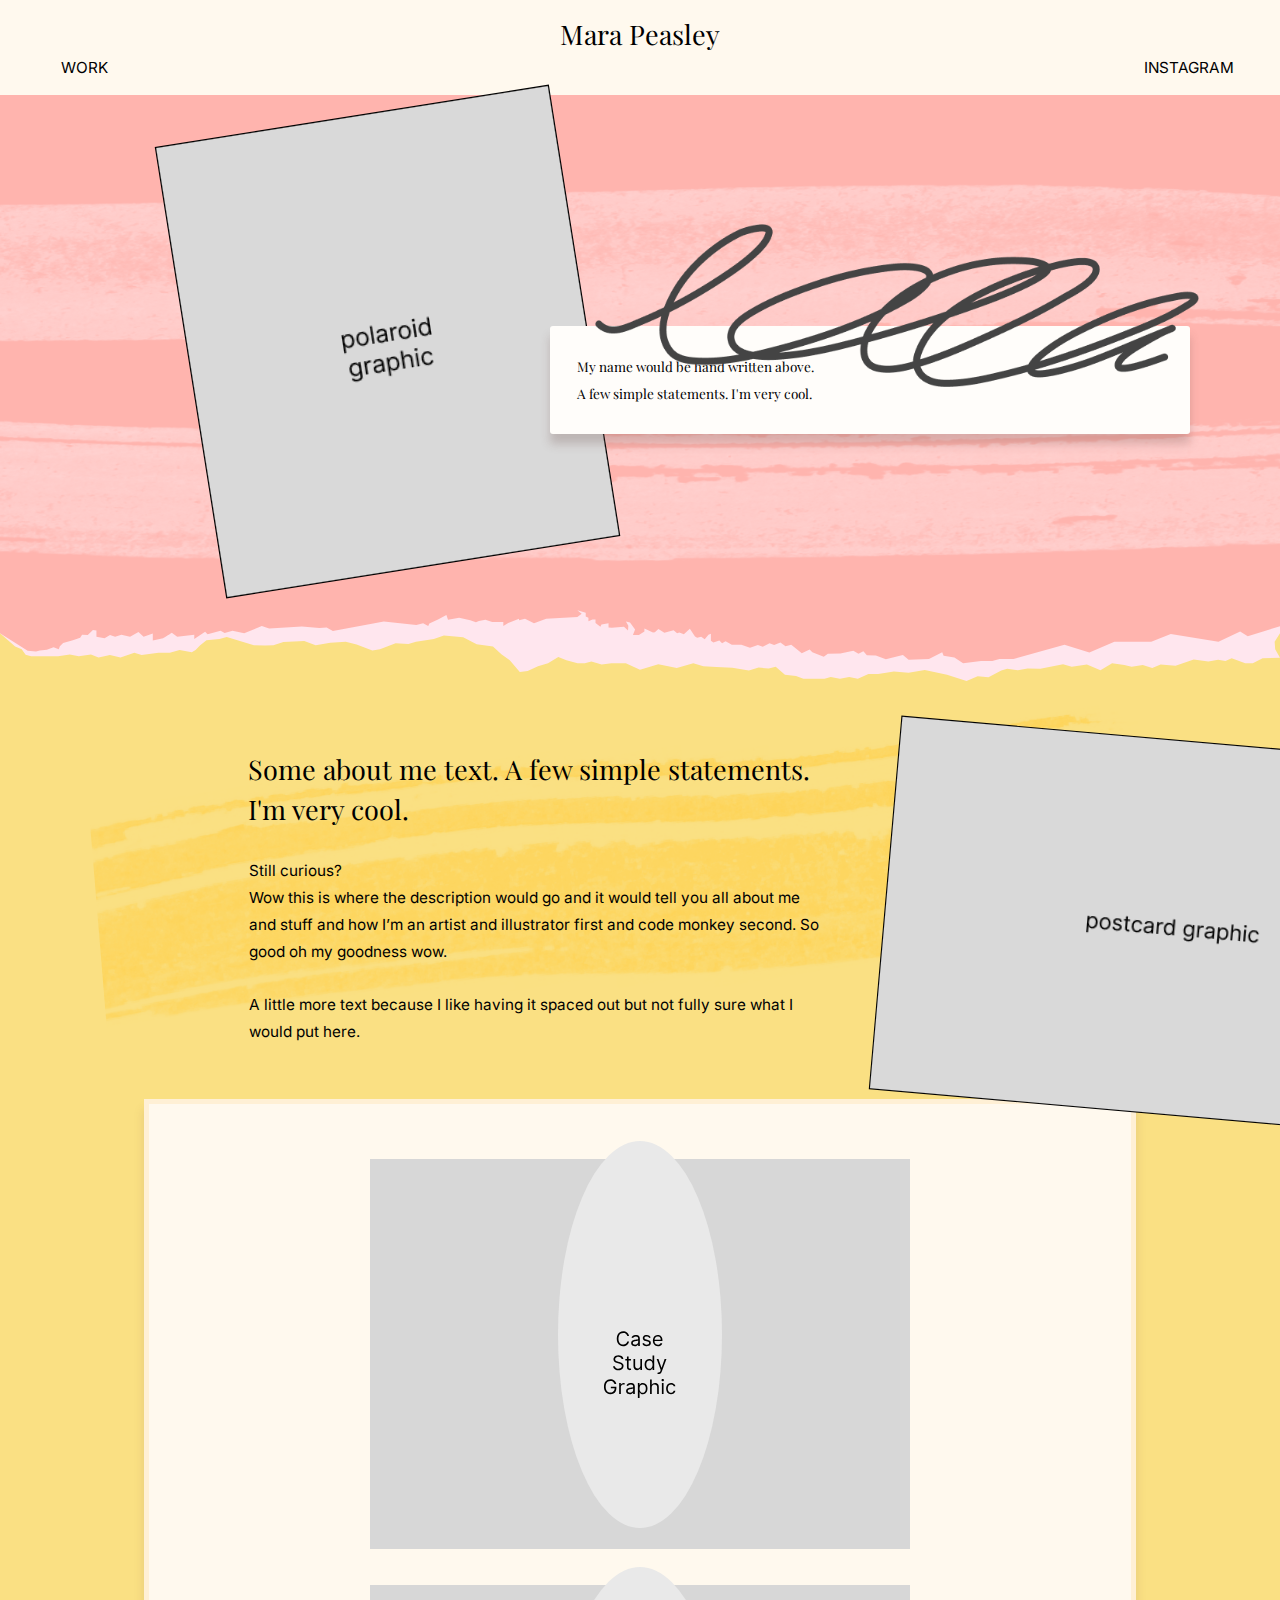
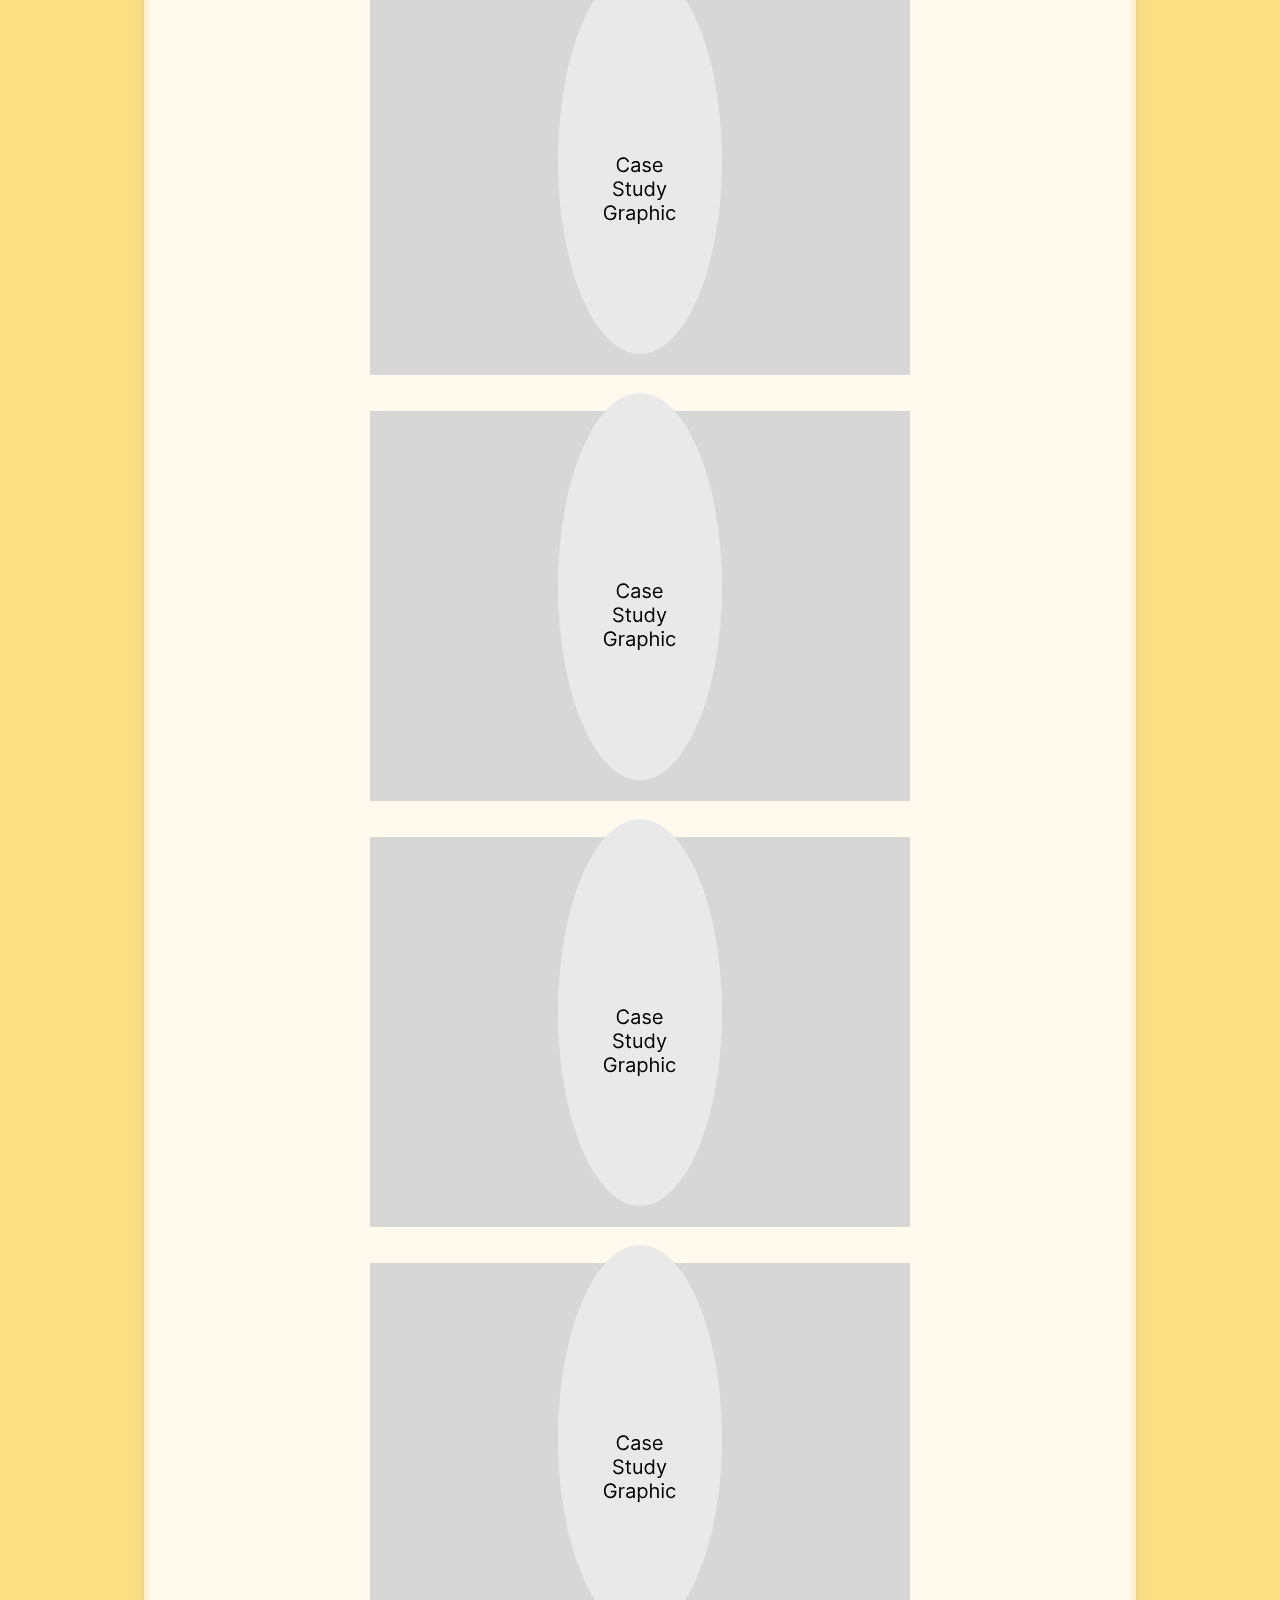
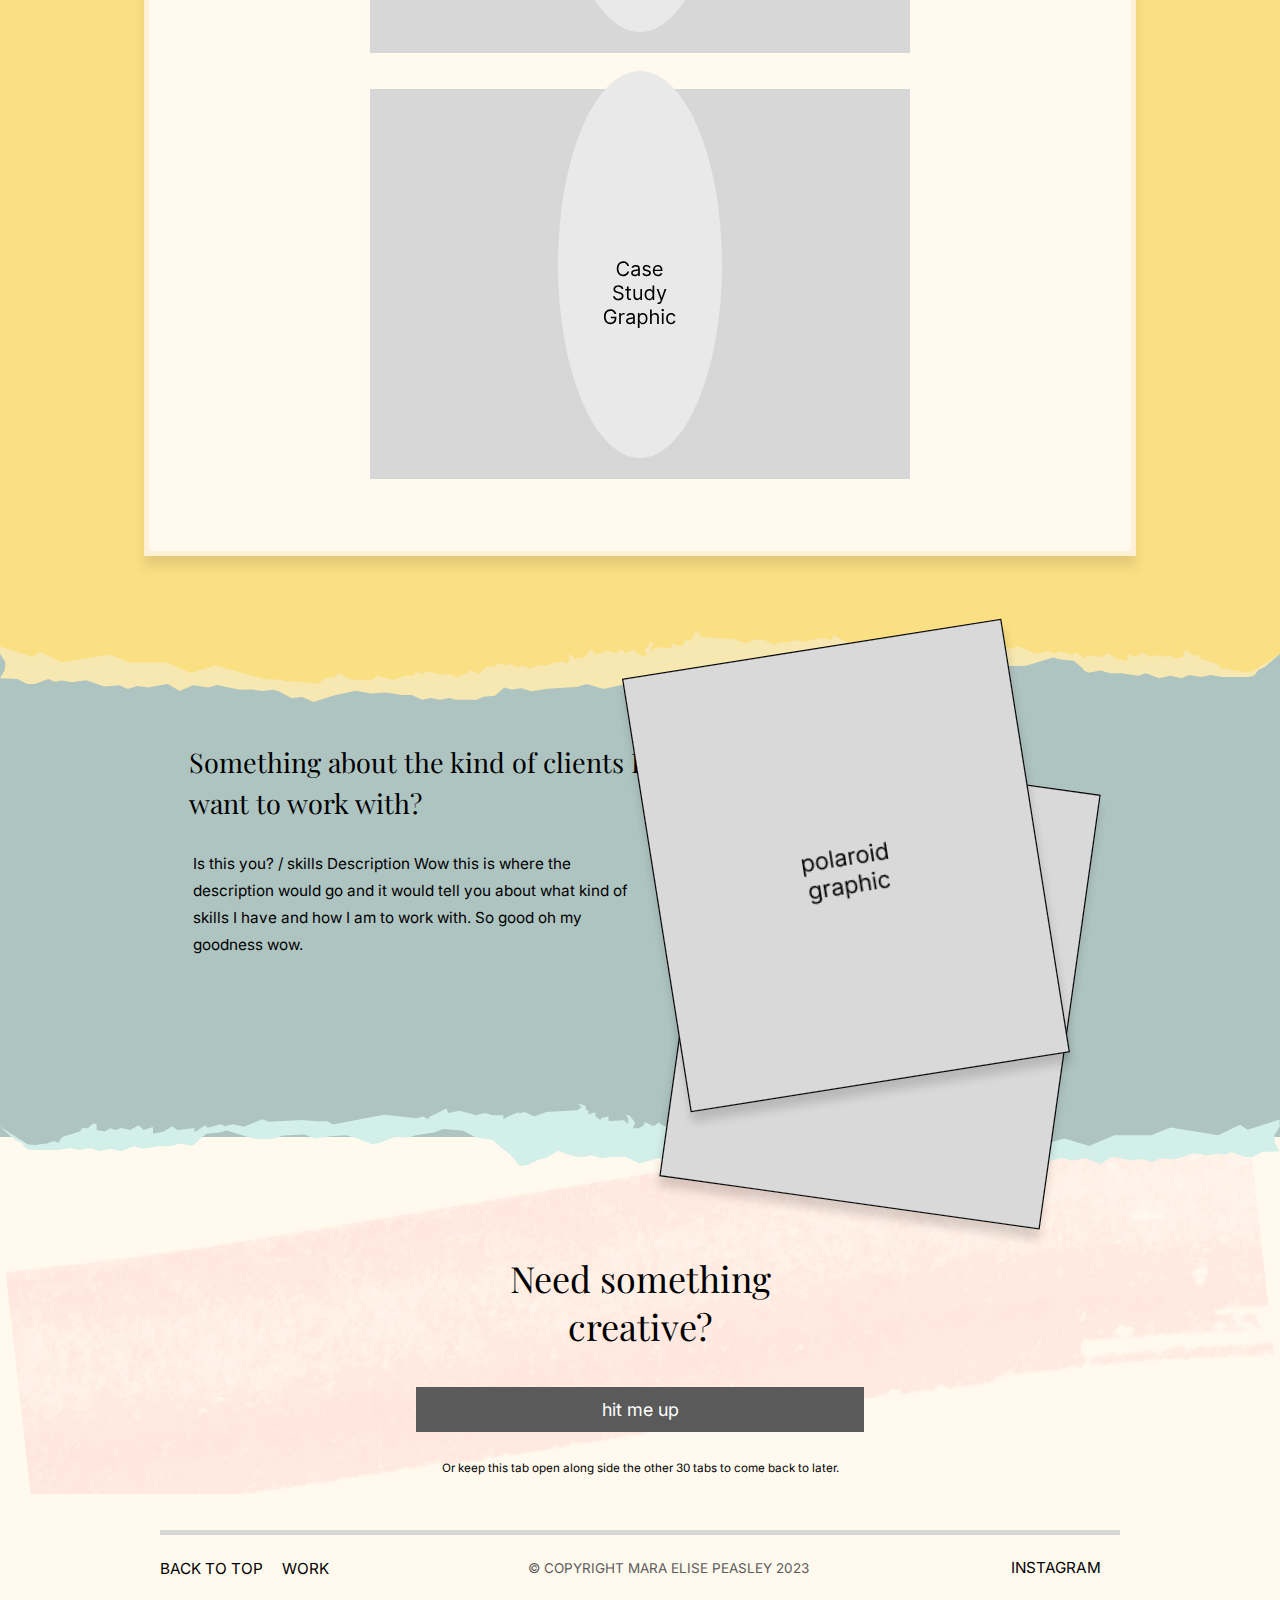
<file: index.html>
<!DOCTYPE html>
<html lang="en">
    

<head>
    <meta charset="UTF-8">
    <meta name="viewport" content="width=device-width, initial-scale=1.0">
    <meta name="author" content="mara peasley">
    
    <title>Mara Peasley</title>
    
    <link rel="preconnect" href="https://fonts.googleapis.com">
    <link rel="preconnect" href="https://fonts.gstatic.com" crossorigin>
    <link href="https://fonts.googleapis.com/css2?family=Playfair+Display:ital,wght@0,600;1,600&display=swap" rel="stylesheet"> 

    <link rel="preconnect" href="https://fonts.googleapis.com">
    <link rel="preconnect" href="https://fonts.gstatic.com" crossorigin>
    <link href="https://fonts.googleapis.com/css2?family=Playfair+Display:ital,wght@0,600;1,600&family=Source+Sans+Pro:ital@0;1&display=swap" rel="stylesheet">

    <link rel="preconnect" href="https://fonts.googleapis.com">
    <link rel="preconnect" href="https://fonts.gstatic.com" crossorigin>
    <link href="https://fonts.googleapis.com/css2?family=Inter:wght@300&display=swap" rel="stylesheet">
    
<!-- Below are the 4 stylesheets needed to run this website:
- reset.css clears all formatting for all default css on the site
- helper.css adds some basic formatting and functionality back
- grid.css is not currently being used but may be needed if you want to add charts/grids in the future
- style.css is the output of LESS from the style.less sheet used to format and style the entire site
- -->

    <link href="css/reset.css" rel="stylesheet" type="text/css">
    <link href="css/helper.css" rel="stylesheet" type="text/css">
    <link href="css/grid.css" rel="stylesheet" type="text/css">
    <link href="css/style.css" rel="stylesheet" type="text/css">

</head>

<body>
    <header id="home">
        <h1>Mara Peasley</h1>

        <ul>
            <li><a href="#work">work</a></li>
        </ul>
        
        <p><a href="https://www.instagram.com/hey.peas/" target="_blank">instagram</a></p>
    </header>

    <main>
        <!-- HERO SECTION
        Still need to figure out how to overlap polaroid to the left with scribble graphics to the right -->
        <section class="herosection">
            <!-- <img src="images/hero_bggrey_w_polariod.svg" alt="polaroid photo graphic"> -->
            <img id="heropolaroid" src="images/polaroid_graphic.png" alt="polaroid graphic">
            <div>
                <img id="namescribble" src="images/scribble_name.png" alt="scribble name placeholder">
                <!-- <img id="underlinescribble" class="desktop" src="images/scribble_underline.png" alt=" "> -->
                <h2>My name would be hand written above.
                <br>A few simple statements. I'm very cool.</h2>
                <!-- <img src="images/scribble_underline.png" alt="scribble name underline">
                <p>That's about it but if you want to know more...</p> -->
            </div>
        </section>

        <!-- PAGE BREAK -->
        <img src="images/pinkpaper_pagebreak.svg" alt=" ">        

        <!-- ABOUT SECTION
            Again, figuring out how to overlay scribbles over graphic without creating a whole new graphic
        -->
        <section class="imgleft">
            <img class="mobile" src="images/postcard_graphic_skew.svg" alt="postcard graphic">
            <img class="desktop leftpostcard" src="images/postcard_graphic.png" alt="postcard graphic">

            <div>
                <h3>Some about me text. A few simple statements. I'm very cool.</h3>
                <p>Still curious?<br>
                    Wow this is where the description would go and it would tell you all about me and stuff and how I’m an artist and illustrator first and code monkey second. So good oh my goodness wow.</p>

                <p>A little more text because I like having it spaced out but not fully sure what I would put here.</p>
            </div>

            <!--
            <img src="images/scribble_middle_right.png" alt=" ">

            <img src="images/scribble_middle_left.png" alt=" ">

            <img src="images/scribble_lower_right.png" alt=" ">
            -->

        </section>
        
        <!-- CASE STUDY DIVS
            These will be in a grid view, 2x3
            Haven't decided to add a view more button yet for more than 6 studies.

            onmouseenter="this.src='images/case_study_description.svg'" onmouseleave="this.src='images/case_study_card_graphic.png' "
        -->
        <section id="work">
        <div id="casestudyfirstrow" class="section group">
            <!--
                WOULD LOVE TO USE AT A LATER DATE 
            <div class="plant">
                <div class="plant-content">
                    <h4>Case Study<br><em>mobile app</em></h4>
                    <p>Case Study Description<br>
                    Wow this is where the description would go and it would tell you all about the study without the graphic in the background. So good oh my goodness wow.</p>
                    <button>full case</button>
                </div>
                <div class="plant-visual">
                    <img src="images/case_study_card_graphic.png">
                </div>
            </div>

            <div class="col span_4_of_12 image-container">
                <img class="image frontimage" src="images/case_study_card_info.png" alt="case study graphic overlay">
                <img class="image behindimage" src="images/case_study_card_graphic.png" style="position: relative; top: -430px;" alt="case study graphic overlay">
            </div>

            <img class="col span_4_of_12" onclick="this.src" src="images/case_study_card_graphic.png" alt="case study graphic overlay">
            <img class="col span_4_of_12" src="images/case_study_card_graphic.png" alt="case study graphic overlay">
            <img class="col span_4_of_12" src="images/case_study_card_graphic.png" alt="case study graphic overlay">

            Right now I'm working on simplifying and getting this done.

            BELOW ARE THE TWO ROWS OF THE 3 CARD CASE STUDIES
            -->

            <div class="casestudy">
                <div class="study-content">
                    <p class="casestudytitle">Case Study<br><em>mobile app</em></p>
                    <p>Case Study Description<br>
                    Wow this is where the description would go and it would tell you all about the study without the graphic in the background. So good oh my goodness wow.</p>
                    <a class="button" href="case_study.html">full case</a>
                </div>
                <div class="study-visual">
                    <img src="images/case_study_oval.svg">
                </div>
            </div>
            <a class="mobile button" href="case_study.html">full case</a>

            <div class="casestudy">
                <div class="study-content">
                    <p class="casestudytitle">Case Study<br><em>mobile app</em></p>
                    <p>Case Study Description<br>
                    Wow this is where the description would go and it would tell you all about the study without the graphic in the background. So good oh my goodness wow.</p>
                    <a class="button" href="case_study.html">full case</a>
                </div>
                <div class="study-visual">
                    <img src="images/case_study_oval.svg">
                </div>
            </div>
            <a class="mobile button" href="case_study.html">full case</a>

            <div class="casestudy">
                <div class="study-content">
                    <p class="casestudytitle">Case Study<br><em>mobile app</em></p>
                    <p>Case Study Description<br>
                    Wow this is where the description would go and it would tell you all about the study without the graphic in the background. So good oh my goodness wow.</p>
                    <a class="button" href="case_study.html">full case</a>
                </div>
                <div class="study-visual">
                    <img src="images/case_study_oval.svg">
                </div>
            </div>
            <a class="mobile button" href="case_study.html">full case</a>
            
        </div>
            
        <!-- SECOND ROW OF CASE STUDIES -->
        <div id="casestudysecondrow" class="section group">
            <div class="casestudy">
                <div class="study-content">
                    <p class="casestudytitle">Case Study<br><em>mobile app</em></p>
                    <p>Case Study Description<br>
                    Wow this is where the description would go and it would tell you all about the study without the graphic in the background. So good oh my goodness wow.</p>
                    <a class="button" href="case_study.html">full case</a>
                </div>
                <div class="study-visual">
                    <img src="images/case_study_oval.svg">
                </div>
            </div>
            <a class="mobile button" href="case_study.html">full case</a>

            <div class="casestudy">
                <div class="study-content">
                    <p class="casestudytitle">Case Study<br><em>mobile app</em></p>
                    <p>Case Study Description<br>
                    Wow this is where the description would go and it would tell you all about the study without the graphic in the background. So good oh my goodness wow.</p>
                    <a class="button" href="case_study.html">full case</a>
                </div>
                <div class="study-visual">
                    <img src="images/case_study_oval.svg">
                </div>
            </div>
            <a class="mobile button" href="case_study.html">full case</a>

            <div class="casestudy">
                <div class="study-content">
                    <p class="casestudytitle">Case Study<br><em>mobile app</em></p>
                    <p>Case Study Description<br>
                    Wow this is where the description would go and it would tell you all about the study without the graphic in the background. So good oh my goodness wow.</p>
                    <a class="button" href="case_study.html">full case</a>
                </div>
                <div class="study-visual">
                    <img src="images/case_study_oval.svg">
                </div>
            </div>
            <a class="mobile button" href="case_study.html">full case</a>
        </div>
        </section>
        
        <!-- PAGE BREAK -->
        <img class="pagebreak" src="images/yellowpaper_pagebreak.svg" alt=" ">

        <!-- CLIENT MATCH SECTION
        -->
        <section class="polaroidright">
            <!-- <img src="images/scribble_lower_left.png" alt=" "> -->
            <div>
                <h3>Something about the kind of clients I want to work with?</h3>
                <p>Is this you? / skills Description
                    Wow this is where the description would go and it would tell you about what kind of skills I have and how I am to work with. So good oh my goodness wow.</p>
            </div>
            <!-- <img src="images/scribble_lower_left.png" alt=" "> -->
            <img class="backpolaroid" src="images/polaroid_graphic.png" alt="polaroid graphic group of 2">
            <img class="frontpolaroid" src="images/polaroid_graphic.png" alt="polaroid graphic group of 2">
        </section>

        <!-- PAGE BREAK -->
        <img class="pagebreak" src="images/bluepaper_pagebreak.svg" alt=" ">

        <section class="needcreative">
            <h4>Need something <br>creative?</h4>
            <a class="button" href="mailto: mara.peasley@protonmail.com">hit me up</a>
            <p>Or keep this tab open along side the other 30 tabs to come back to later.</p>
        </section>

    </main>

    <footer>

        <ul>
            <li><a href="#home">Back to Top</a></li>
            <li><a href="#work">work</a></li>
            <li class="mobile"><a href="https://www.instagram.com/hey.peas/" target="_blank">instagram</a></li>
        </ul>

        <p id="copy">&#169; Copyright Mara Elise Peasley 2023</p>

        <p class="desktop"><a href="https://www.instagram.com/hey.peas/" target="_blank">instagram</a></p>
    </footer>

    <script src="https://ajax.googleapis.com/ajax/libs/jquery/3.5.1/jquery.min.js"></script>
    <script src="scripts/case_study_toggle.js"></script>
    <script src="scripts/img_toggle.js"></script>
    <script src="scripts/polaroidwiggles.js"></script>
    <!-- BELOW SCRIPT FROM CODEPEN USER
        https://codepen.io/bstonedev/pen/MWWZgKz -->
    <script src="scripts/fadeinscroll.js"></script>

</body>
</html>
</file>
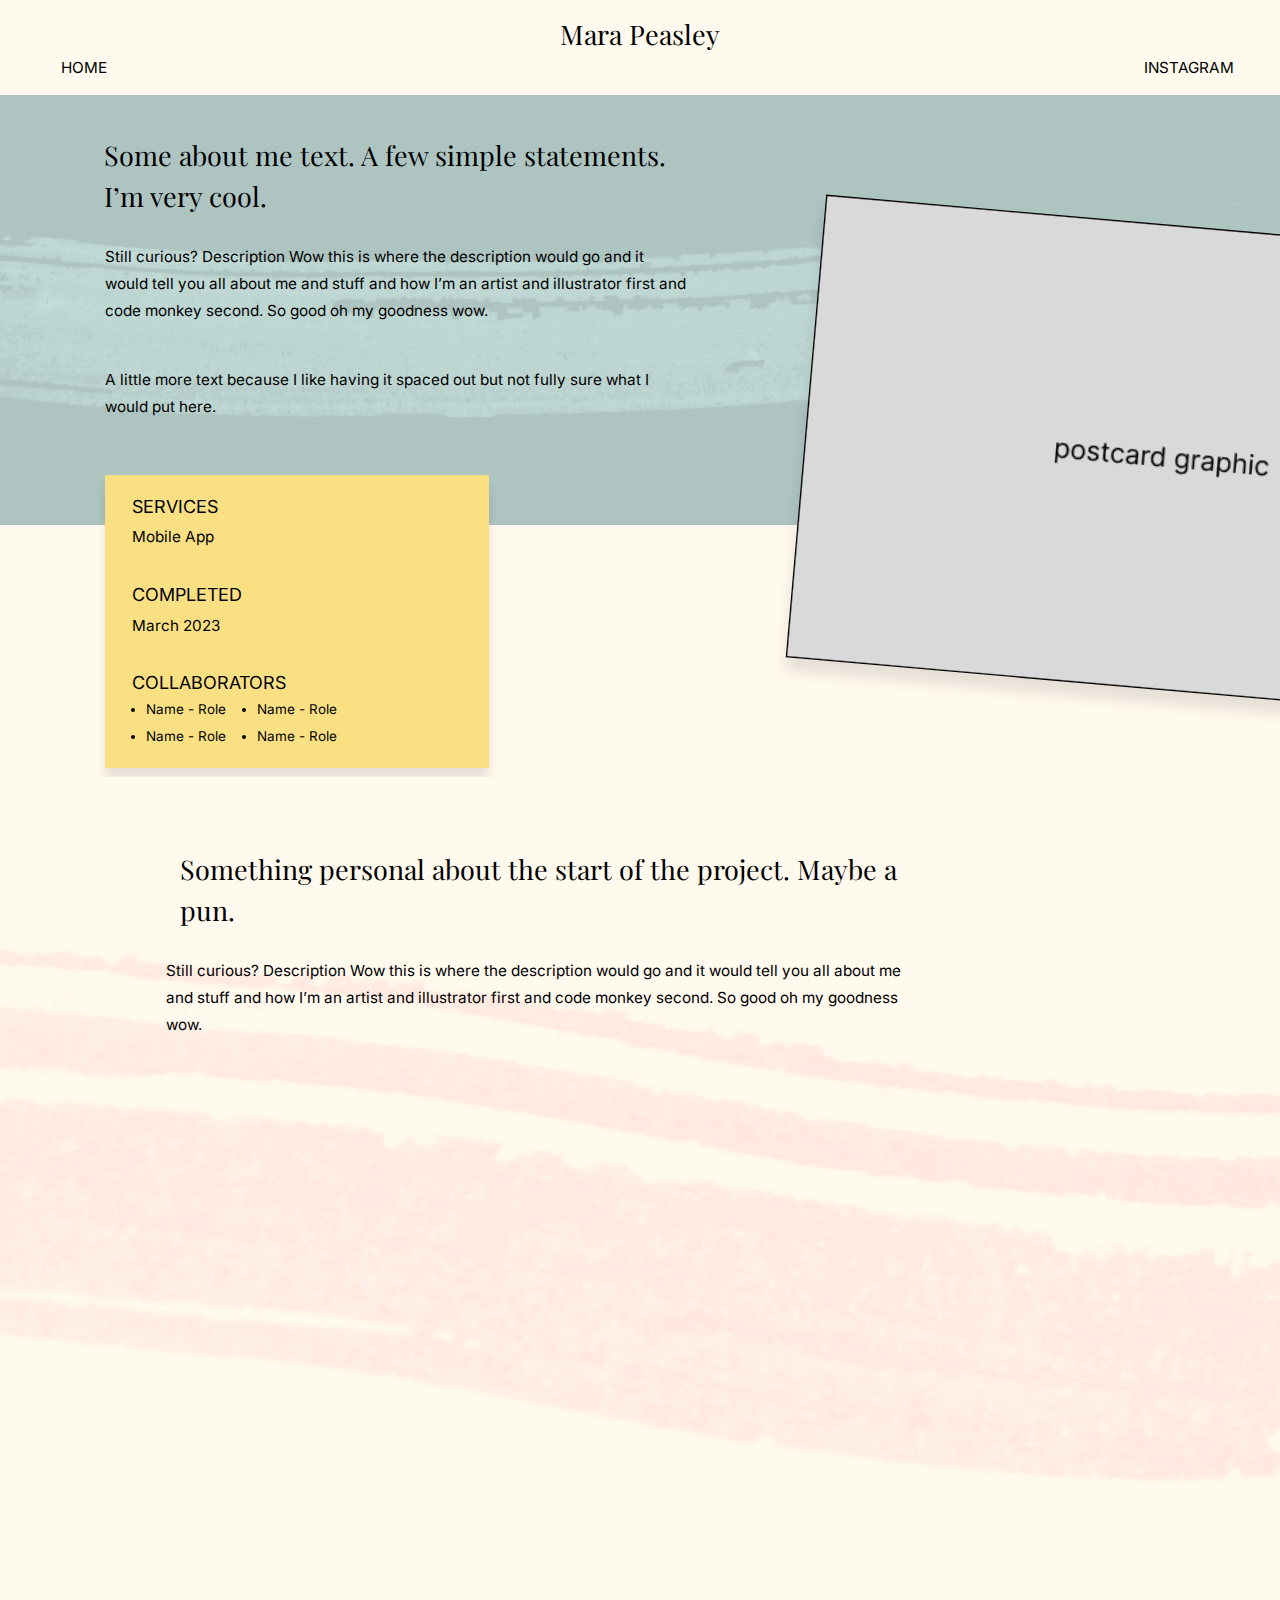
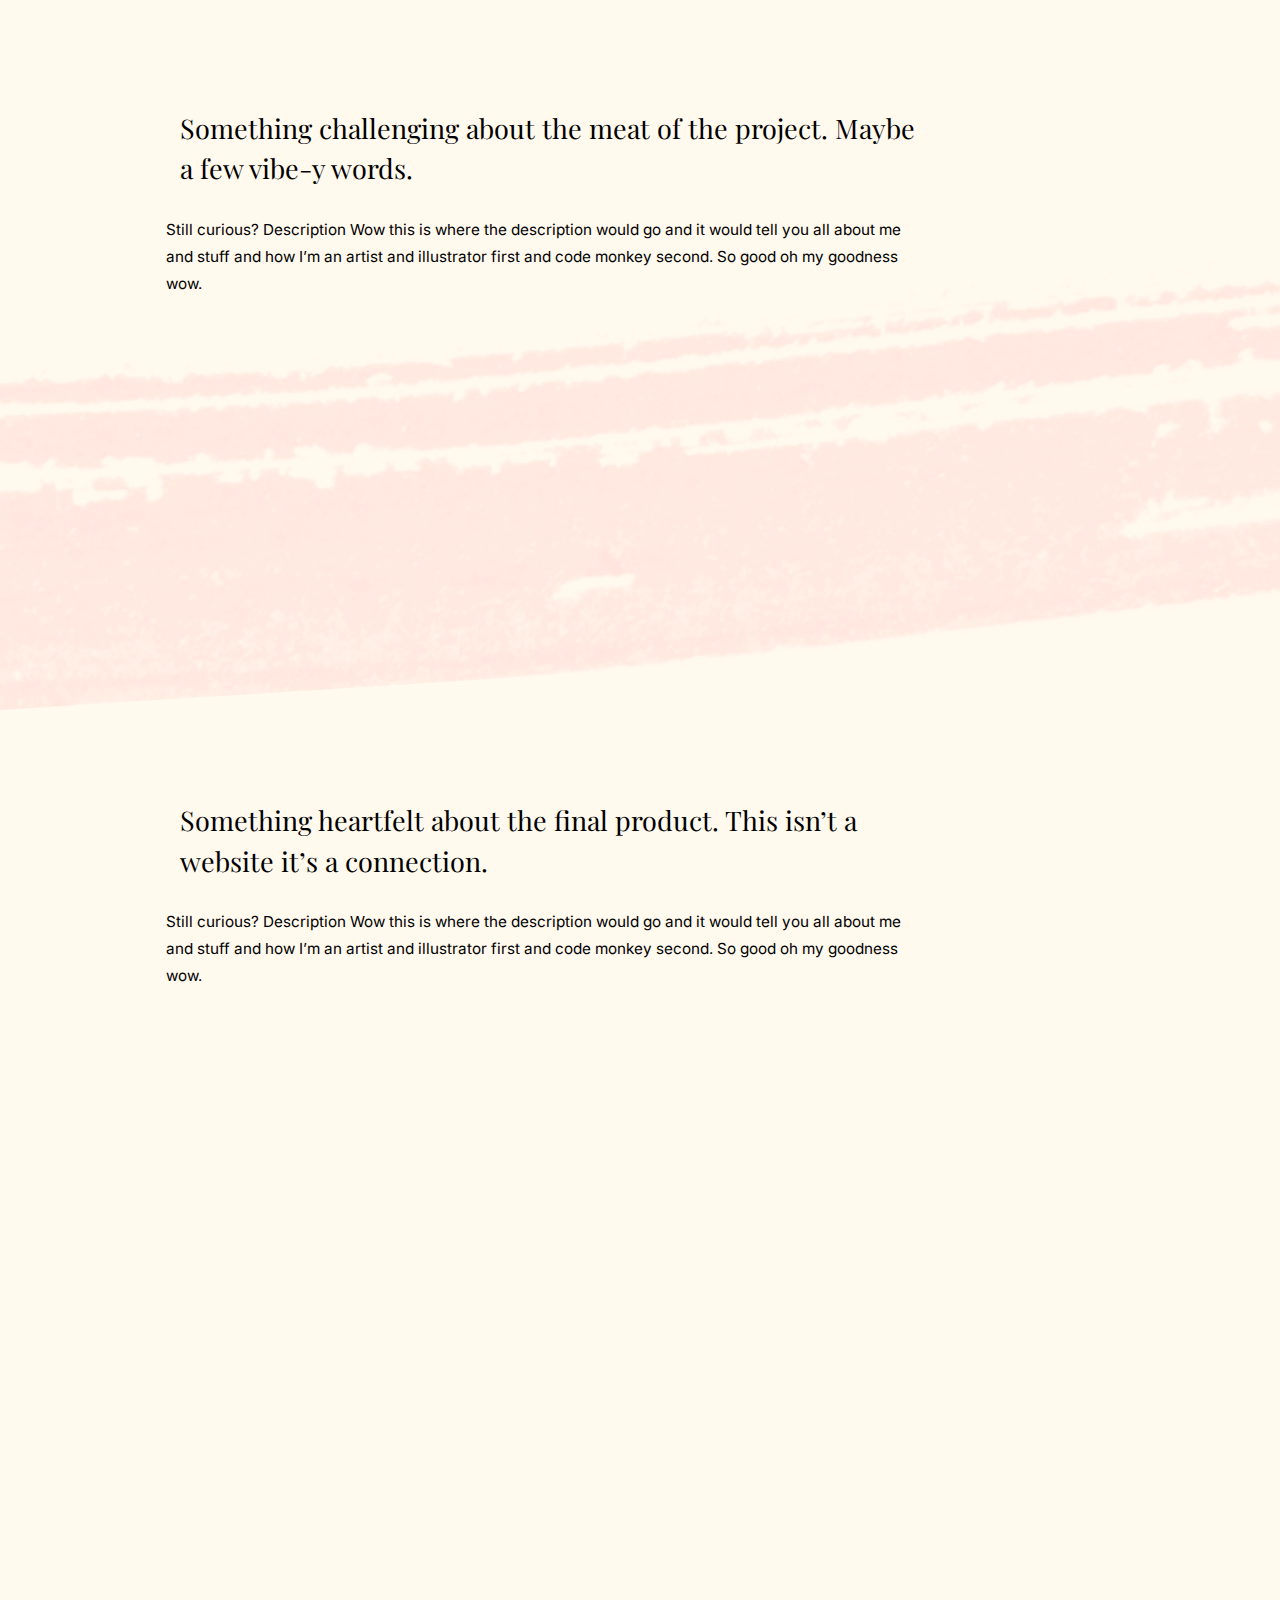
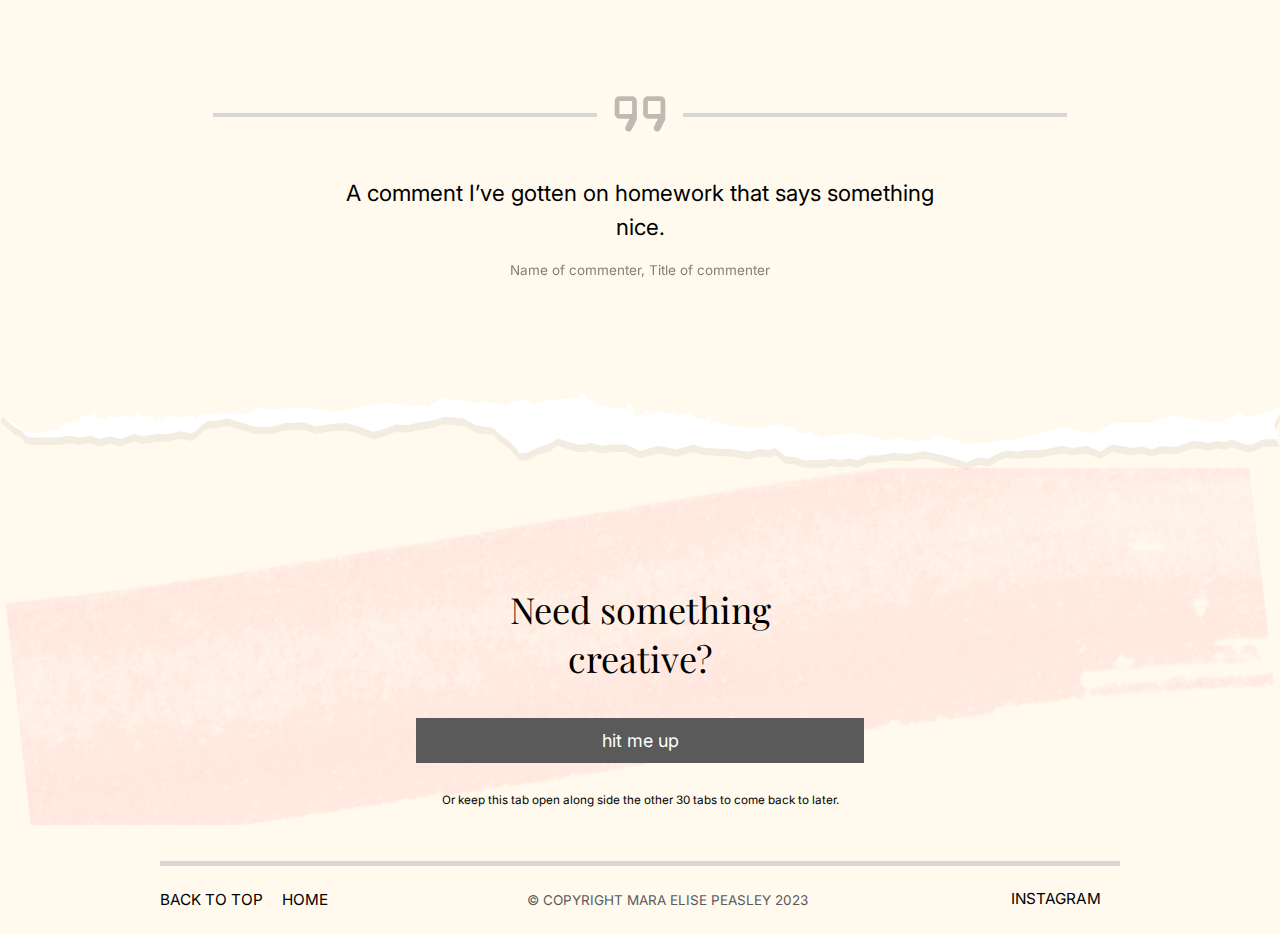
<file: case_study.html>
<!DOCTYPE html>
<html lang="en">
    

<head>
    <meta charset="UTF-8">
    <meta name="viewport" content="width=device-width, initial-scale=1.0">
    <meta name="author" content="mara peasley">
    
    <title>Mara Peasley</title>
    
    <link rel="preconnect" href="https://fonts.googleapis.com">
    <link rel="preconnect" href="https://fonts.gstatic.com" crossorigin>
    <link href="https://fonts.googleapis.com/css2?family=Playfair+Display:ital,wght@0,600;1,600&display=swap" rel="stylesheet"> 

    <link rel="preconnect" href="https://fonts.googleapis.com">
    <link rel="preconnect" href="https://fonts.gstatic.com" crossorigin>
    <link href="https://fonts.googleapis.com/css2?family=Playfair+Display:ital,wght@0,600;1,600&family=Source+Sans+Pro:ital@0;1&display=swap" rel="stylesheet">

    <link rel="preconnect" href="https://fonts.googleapis.com">
    <link rel="preconnect" href="https://fonts.gstatic.com" crossorigin>
    <link href="https://fonts.googleapis.com/css2?family=Inter:wght@300&display=swap" rel="stylesheet">
    
<!-- Below are the 4 stylesheets needed to run this website:
- reset.css clears all formatting for all default css on the site
- helper.css adds some basic formatting and functionality back
- grid.css is not currently being used but may be needed if you want to add charts/grids in the future
- style.css is the output of LESS from the style.less sheet used to format and style the entire site
- -->

    <link href="css/reset.css" rel="stylesheet" type="text/css">
    <link href="css/helper.css" rel="stylesheet" type="text/css">
    <link href="css/grid.css" rel="stylesheet" type="text/css">
    <link href="css/style.css" rel="stylesheet" type="text/css">
</head>

<body>
    <!--  -->
    <header id="home">
        <h1>Mara Peasley</h1>

        <ul>
            <li><a href="index.html">home</a></li>
        </ul>
        
        <p><a href="https://www.instagram.com/hey.peas/" target="_blank">instagram</a></p>
    </header>

    <main style="background-color: #fff9ee;">
        <!-- OVERVIEW SECTION
        Not sure how to float that lower section of Services, etc. under the main paragraph -->
        <div style="overflow: hidden; position: relative;">
        <section class="summaryheader">
            <div>
                <h2>Some about me text.  A few simple statements.
                <br>I’m very cool.</h2>
                <p>Still curious? Description
                    Wow this is where the description would go and it would tell you all about me and stuff and how I’m an artist and illustrator first and code monkey second. So good oh my goodness wow.
                </p>

                <p>A little more text because I like having it spaced out but not fully sure what I would put here.</p>

                <img class="desktop leftpostcard" src="images/postcard_graphic.png" alt="postcard photo graphic">
            </div>
            <img class="mobile" src="images/postcard_graphic.png" alt="postcard photo graphic">
            <div class="detailscard">
                <h5>services</h5>
                    <p>Mobile App</p>

                <h5>completed</h5>
                    <p>March 2023</p>

                <h5>collaborators</h5>
                    <ul>
                        <li>Name - Role</li>
                        <li>Name - Role</li>
                    </ul>
                    
                    <ul style="padding-left: 2em;">
                        <li>Name - Role</li>
                        <li>Name - Role</li>
                    </ul>
            </div>
        </section>
        </div>

        <!-- BEGINNING SECTION -->
        <section class="imgcenter" 
        style="background-image: url(./images/pinkpaint_casestudy1.svg); 
        background-size: cover; 
        background-repeat: no-repeat; 
        background-position: bottom;">
            <div>
            <h3>Something personal about the start of the project. Maybe a pun.</h3>
            <p>Still curious? Description
                Wow this is where the description would go and it would tell you all about me and stuff and how I’m an artist and illustrator first and code monkey second. So good oh my goodness wow.
            </p>

            <img class="tile" src="images/postcard_graphic.png" alt="postcard graphic">
            </div>
        </section>

        <!-- MIDDLE SECTION -->
        <section class="imgcenter"
        style="background-image: url(./images/pinkpaint_casestudy2.svg); 
        background-size: cover; 
        background-repeat: no-repeat; 
        background-position: bottom;">
            <div>
            <h3>Something challenging about the meat of the project. Maybe a few vibe-y words.</h3>
            <p>Still curious? Description
                Wow this is where the description would go and it would tell you all about me and stuff and how I’m an artist and illustrator first and code monkey second. So good oh my goodness wow.
            </p>

            <img class="tile" src="images/polaroid_group3_graphic.png" alt="polaroid graphic group of 3">
            </div>
        </section>

        <!-- WRAP UP SECTION -->
        <section class="imgcenter">
            <div>
            <h3>Something heartfelt about the final product. This isn’t a website it’s a connection.</h3>
            <p>Still curious? Description
                Wow this is where the description would go and it would tell you all about me and stuff and how I’m an artist and illustrator first and code monkey second. So good oh my goodness wow.
            </p>
            

            <img class="tile" src="images/postcard_graphic.png" alt="postcard graphic">
            </div>
        </section>

        <section class="commentsection">
            <div></div>
            <img src="images/format_quote.svg">
            <div></div>

            <q>A comment I’ve gotten on homework that says something nice.</q>
            <p>Name of commenter, Title of commenter</p>
        </section>

        <img src="images/whitepaper_casestudy.svg">

        <section class="needcreative">
            <h4>Need something <br>creative?</h4>
            <a class="button" href="mailto: mara.peasley@protonmail.com">hit me up</a>
            <p>Or keep this tab open along side the other 30 tabs to come back to later.</p>
        </section>

    </main>

    <footer>

        <ul>
            <li><a href="#home">Back to Top</a></li>
            <li><a href="index.html">Home</a></li>
            <li class="mobile"><a href="https://www.instagram.com/hey.peas/" target="_blank">instagram</a></li>
        </ul>

        <p id="copy">&#169; Copyright Mara Elise Peasley 2023</p>

        <p class="desktop"><a href="https://www.instagram.com/hey.peas/" target="_blank">instagram</a></p>
    </footer>

    <script src="https://ajax.googleapis.com/ajax/libs/jquery/3.5.1/jquery.min.js"></script>
    <script src="scripts/case_study_toggle.js"></script>
    <script src="scripts/img_toggle.js"></script>
    <script src="scripts/fadeinscroll.js"></script>
    <!--NOT SURE WHY THE BELOW SCRIPT ISN'T WORKING-->
    <script src="scripts/polaroidwiggles.js"></script>
    <script>
        document.querySelector('.detailscard').addEventListener('mouseover', function () {
            this.style.transform = 'rotate(-3deg)';
        });

        document.querySelector('.detailscard').addEventListener('mouseout', function () {
            this.style.transform = '';
        });

        document.querySelector('.leftpostcard').addEventListener('mouseover', function () {
            this.style.transform = 'rotate(8deg)';
        });

        document.querySelector('.leftpostcard').addEventListener('mouseout', function () {
            this.style.transform = '';
        });

    </script>

</body>
</html>
</file>
<file: css/helper.css>
/*
File Name: helper.css
Date: 01/11/21
Programmer: Mara Peasley
*/

/* HELPER STYLESHEET */
 
/*

BOX-SIZING CHANGE (box-sizing property)

The following CSS changes the default box-sizing of box elements from
content-box to border-box.

border-box automatically includes border *and* padding sizes into your
box property widths. No more subtracting padding and border sizes from
your box widths! Now you can use responsive grids without fear of 
making your columns too wide and causing that annoying left-right
scroll bar at the bottom of the page.

Remember: this does not take margins into account since margins are 
not technically part of the box. For those, you will still have to 
do some subtraction. 

*/

* {
    box-sizing: border-box;
}
 
/*

TEXT RENDERING (text-rendering property)

Some fonts are built to handle certain combinations of lettering through
the use of something called ligatures. For instance, the letters "fi" in
a serif font can look odd if the top curve of the f runs into the dot of
the i next to it. A ligature styles them both beautifully. Your browser
generally does this for you but not on font sizes smaller than 20pt. This
text-rendering code changes that. This one is entirely optional and you
can remove this first line if you're not comfortable with it.


FONT SMOOTHING (font-smoothing property)

At this point in time, the font smoothing your browser does by default
is imperfect and makes the font too thick. Using font-smoothing in CSS is
subtle on a standard display but impressive in a high-definition display.
There are two additional declarations to cover usage in Webkit and 
Mozilla engine browsers.

*/

html {
    text-rendering: optimizeLegibility;
    -webkit-font-smoothing: antialiased;
    -moz-osx-font-smoothing: grayscale;
}

/*

USE IMAGES, EMBEDS AND OBJECTS FREELY WITHOUT WORRYING ABOUT SIZES AND
BREAKING YOUR LAYOUTS (max-width property)

The following ensures that images and embedded content you add can't be 
wider than the box element they are currently in. This is important for 
responsive design, as this allows you to use images without having to 
specify width and height attributes in the HTML.

*/

img, embed, object {
    max-width: 100%;
}

/*

DEFAULT BEHAVIOR OF SELECTED HYPERLINKS (outline property)

No more ugly dotted outlines on your active links! This is not very 
noticeable until it's pointed out, but it makes for a cleaner user
experience.

*/

a {
    outline: none;
}

/*

IDENTIFYING HYPERLINK URLs FOR NON-INTERACTIVE DEVICE MEDIA (FOR PRINT,
content property)

Printed versions of the web page will now add the URL right after the
hyperlink, since you can't follow hyperlinks on printed pages. At least,
not yet! The content property allows this.

*/

 @media print {
    a:after {
        content: " [' attr(href) '] ";
    }
}
</file>
<file: css/grid.css>
/*
File Name: grid.css
Date: 01/22/21
Programmer: Mara Peasley
*/


/*  SECTIONS  */
.section {
    clear: both;
    margin: 0 1.5em 0 1.5em;
}

@media only screen and (min-width: 1025px) {
    .section {
        margin: 0 4em 0 4em;
    }
}

/*  COLUMN SETUP  */
.col {
    display: block;
    float: left;
    /*margin: 1% 0 1% 1%;*/
}

.span_1_of_12, .span_2_of_12, .span_3_of_12, .span_4_of_12, .span_5_of_12, 
.span_6_of_12, .span_7_of_12, .span_8_of_12, .span_9_of_12, .span_10_of_12, 
.span_11_of_12, .span_12_of_12 {
    width: 100%;
}


/*  GO INTO COLUMNS AT 769 PX OR HIGHER */
@media only screen and (min-width: 769px) {

    .span_12_of_12 {
	width: 100%;
    }

    .span_11_of_12 {
        width: 91.58%;
    }

    .span_10_of_12 {
        width: 83.16%;
    }

    .span_9_of_12 {
        width: 74.75%;
    }

    .span_8_of_12 {
        width: 66.33%;
    }

    .span_7_of_12 {
        width: 57.91%;
    }

    .span_6_of_12 {
        width: 49.5%;
    }

    .span_5_of_12 {
        width: 41.08%;
    }

    .span_4_of_12 {
        width: 32.66%;
    }

    .span_3_of_12 {
        width: 24.25%;
    }

    .span_2_of_12 {
        width: 15.83%;
    }

    .span_1_of_12 {
        width: 7.416%;
    }

    .col:first-child {
        margin-left: 0;
    }

}
</file>
<file: css/style.css>
/*

File Name: style.less
Date: 09/15/22
Programmer: Mara Peasley

*/
/*Black and White variables*/
/*Color Palette:
Source = https://color.adobe.com/create/image
(custom palette for AAA Web Accessibility)
*/
/*Parametric mixin for headings */
/*End parametric mixin for headings*/
/*50% transparent*/
/*text underlined and italicized*/
/*text uppercase and bold*/
/*image flip*/
/*invert colors and serif*/
/*make it pink*/
/*sepia photo with shadow*/
/*green border*/
/*.topBorder() {
    border-top: double .5em #000000;
}*/
/* MOBILE STYLESHEET */
header ul {
  display: inline-block;
  padding-bottom: 0.25em;
  font-size: 0.85em;
}
header li {
  float: left;
  display: block;
  text-align: center;
  padding-left: 1em;
  text-transform: uppercase;
  font-family: 'Inter', sans-serif;
  transition: all ease 500ms;
}
header li:hover {
  letter-spacing: 0.25em;
  transition: all ease 500ms;
}
header h1 {
  display: block;
  text-align: center;
  font-size: 1.5em;
  padding: 0.5em 0em 0.5em 0em;
  line-height: 1.5em;
}
header p {
  float: right;
  padding-right: 1em;
  text-transform: uppercase;
  font-family: 'Inter', sans-serif;
  font-size: 0.85em;
  transition: all ease 500ms;
}
header p:hover {
  letter-spacing: 0.2em;
  transition: all ease 500ms;
}
main {
  background-color: #fae083;
  /*
        Need to make the Case Study Boxes in code
        This mainly includes the hover effect box rather than the main img

        After that we need to make the final client section
        As well as the footer

        Then moving onto the case study page, Yay!
        */
  /*div#casestudyfirstrow {
        margin: auto;
        width: 85%;
        img:first-child {
            padding-top: 2.5em;
        }
    }
    div#casestudysecondrow {
        img:nth-child(3) {
            padding-bottom: 2.5em;
        }
    }*/
  /*.image-container {
        cursor: pointer;
      }
      
      .image {
        position: absolute;
        top: 0;
        left: 0;
        width: 100%;
        height: 100%;
        object-fit: cover;
        transition: opacity 0.5s ease;
      }
      
      .image-container.active .behindimage {
        opacity: 0;
      }
      
      .image-container.active .frontimage {
        opacity: 1;
      }*/
  /*
    <div class="plant">
        <div class="plant-content">
            <h2>Awesome Project</h2>
            <p>Cum sociis natoque penatibus et magnis dis parturient montes, nascetur ridiculus mus.</p>
        </div>
        <div class="plant-visual">
            <img src="images/case_study_oval.svg" alt=" ">
        </div>
    </div>
    */
}
main a {
  position: relative;
  z-index: 100;
  display: block;
  margin: 2em auto 8em auto;
  width: 60%;
  font-family: 'Inter', sans-serif;
  color: #FFFFFF;
  background-color: #5a5a5a;
  text-align: center;
  padding: 0.25em;
  transition: ease 300ms;
}
main a:hover {
  color: #000000;
  background-color: #eeeeee;
  transition: ease 400ms;
}
main .button {
  width: 60%;
  /*position: relative;
        z-index: 100;
        display: block;
        margin: 2em auto 8em auto;
        width: 60%;
        height: 35px;
        font-family: 'Inter', sans-serif;
        color: @lightColor;
        background-color: @greyColor6;
        border: none;
        cursor: pointer;
        a {
            color: @lightColor;
        }
        a:visited {
            color: @lightColor;
        }*/
}
main .pagebreak {
  position: relative;
  top: 10px;
  width: 100%;
}
main section.herosection {
  background-image: url(../images/pinkpaint_bg.svg);
  background-position: bottom;
  background-repeat: no-repeat;
  background-size: cover;
  background-color: #ffb4ae;
  margin-bottom: -0.75em;
}
main section.herosection img {
  width: 67%;
}
main section.herosection img#heropolaroid {
  position: relative;
  left: -10px;
  transform: rotate(-9deg);
  box-shadow: 0px 10px 10px rgba(107, 76, 72, 0.25);
  transition: transform 300ms;
}
main section.herosection div {
  position: absolute;
  top: 280px;
  left: 70%;
  transform: translate(-50%, -50%);
  width: 50%;
  background-color: #fffdfa;
  box-shadow: 0px 10px 10px rgba(107, 76, 72, 0.25);
  border-radius: 3px;
  padding: 0.5em;
}
main section.herosection div img {
  width: 100%;
}
main section.herosection div h2 {
  font-size: 0.75em;
}
main section.herosection div p {
  font-size: 0.5em;
}
main section.summaryheader {
  background-image: url(../images/bluepaint_bg2.svg);
  background-position: bottom;
  background-size: cover;
  background-repeat: no-repeat;
  background-color: #aec4c0;
  padding-bottom: 2em;
  margin-bottom: 16em;
}
main section.summaryheader h2 {
  padding: 1.5em 0 0 1em;
  font-size: 1em;
}
main section.summaryheader p {
  font-size: 0.75em;
  padding: 1.75em 0 1em 2em;
  width: 60%;
  font-family: 'Inter', sans-serif;
}
main section.summaryheader img {
  position: absolute;
  top: 117px;
  right: -320px;
  transform: rotate(5deg);
  scale: 1.25;
  box-shadow: 0px 10px 10px rgba(0, 0, 0, 0.1);
  transition: transform 300ms;
}
main section.summaryheader div.detailscard {
  background-color: #fae083;
  box-shadow: 0px 10px 10px rgba(0, 0, 0, 0.1);
  width: 75%;
  padding: 1em 1.5em;
  position: absolute;
  left: 73px;
  transition: transform 300ms;
}
main section.summaryheader div.detailscard h5 {
  text-transform: uppercase;
  font-family: 'Inter', sans-serif;
}
main section.summaryheader div.detailscard p {
  padding: 0.25em 0 2em 0;
}
main section.summaryheader div.detailscard ul {
  font-family: 'Inter', sans-serif;
  display: inline-block;
  list-style-type: disc;
  padding-left: 1em;
  font-size: 0.75em;
}
main section.imgcenter {
  margin-top: 4em;
}
main section.imgcenter h3 {
  width: 85%;
  margin: 0 auto;
  font-size: 1em;
}
main section.imgcenter p {
  font-size: 0.75em;
  width: 85%;
  margin: 1em auto 1em 2em;
  font-family: 'Inter', sans-serif;
}
main section.imgcenter img {
  width: 85%;
  margin: 0 auto 2em auto;
  display: block;
}
main section.commentsection {
  font-family: 'Inter', sans-serif;
  margin: 5em auto;
  text-align: center;
  /*q::before {
            font-family: 'Playfair Display', serif;
            font-size: 1.5em;
            content: open-quote;
        }
        q::after {
            font-family: 'Playfair Display', serif;
            font-size: 1.5em;
            content: close-quote;
        }*/
}
main section.commentsection q {
  display: block;
  width: 85%;
  margin: auto;
  text-align: center;
  padding-top: 1em;
}
main section.commentsection p {
  font-size: 0.75em;
  opacity: 0.5;
  padding-top: 1em;
}
main section.commentsection div {
  height: 4px;
  background: #d7d7d7;
  width: 30%;
  display: inline-block;
  vertical-align: middle;
}
main section.commentsection img {
  display: inline-block;
  vertical-align: middle;
  opacity: 0.25;
}
main section.polaroidright {
  margin-bottom: -200px;
  margin-top: -0.5em;
  clear: both;
  overflow: hidden;
  background-color: #aec4c0;
}
main section.polaroidright img {
  width: 80%;
  margin: 1em;
  position: relative;
  right: -65px;
}
main section.polaroidright h3 {
  padding: 2.25em 0 0 1em;
  font-size: 1.25em;
  line-height: 1.5em;
}
main section.polaroidright p {
  font-family: 'Inter', sans-serif;
  font-size: 0.75em;
  padding: 1.75em 0 0 1em;
}
main img.backpolaroid {
  transform: rotate(8deg);
  right: 0;
  left: 0;
  top: 20px;
  box-shadow: 0px 10px 10px rgba(0, 0, 0, 0.15);
  transition: transform 300ms, z-index 1ms step-end;
}
main img.frontpolaroid {
  transform: rotate(-9deg);
  top: -215px;
  box-shadow: 0px 10px 10px rgba(0, 0, 0, 0.15);
  transition: transform 300ms;
}
main section.imgleft {
  background-image: url(../images/yellowpaint_bg.svg);
  background-position: bottom;
  background-repeat: no-repeat;
  background-size: contain;
  padding: 0 0 1em 0;
  clear: both;
}
main section.imgleft img {
  width: 50%;
  float: right;
  margin: 0.75em 0 0 0.5em;
}
main section.imgleft h3 {
  padding: 2.25em 0 0 1em;
  font-size: 1.25em;
  line-height: 1.5em;
}
main section.imgleft p {
  font-family: 'Inter', sans-serif;
  font-size: 0.75em;
  padding: 1.75em 0 0 1em;
}
main section.imgleft .leftpostcard {
  transition: transform 300ms;
}
main div#casestudyfirstrow,
main div#casestudysecondrow {
  background-color: #b9b9b9;
}
main div#casestudyfirstrow img,
main div#casestudysecondrow img {
  padding: 1em 2em 1em 2em;
}
main #work {
  background-color: #fff9ee;
  border: solid 5px #fff0d5;
  box-shadow: 0px 10px 10px rgba(107, 76, 72, 0.15);
  padding-top: 1px;
  margin: 2em 0.5em 0 0.75em;
}
main .casestudy {
  background-color: #d7d7d7;
  width: 80%;
  height: 390px;
  position: relative;
  margin: 4em auto 0 auto;
  display: block;
}
main .study-content {
  width: 100%;
  opacity: 1;
  height: 10px;
  transition: all ease 500ms;
}
main .study-visual {
  margin: -2em auto;
  text-align: center;
}
main .study-visual img {
  margin-top: -2em;
}
main .study-content {
  position: absolute;
  opacity: 0;
  transition: all ease 200ms;
  font-family: 'Inter', sans-serif;
  padding: 1.5em;
}
main .study-content .casestudytitle {
  font-size: 1.25em;
  padding-top: 0em;
  padding-bottom: 0.75em;
  border-bottom: solid 2px #FFFFFF;
}
main .study-content .casestudytitle em {
  font-size: 0.65em;
}
main .study-content p {
  padding-top: 0.75em;
  font-size: 0.85em;
}
main .study-content button {
  border: none;
  background-color: #5a5a5a;
  color: #FFFFFF;
}
main .casestudy:hover .study-content {
  opacity: 1;
  transition: all ease 500ms;
}
main .casestudy:hover .study-visual {
  opacity: 0;
  transition: all ease 500ms;
}
main div#casestudyfirstrow {
  padding-top: 1em;
  background-color: #fff9ee;
}
main div#casestudysecondrow {
  padding-bottom: 1em;
  background-color: #fff9ee;
}
main section.needcreative {
  background-image: url(../images/pinkpaint_creative_bg.svg);
  background-repeat: no-repeat;
  background-size: cover;
  background-position: center;
  background-color: #fff9ee;
  margin-top: -0.5em;
}
main section.needcreative h4 {
  text-align: center;
  padding: 1em;
  font-size: 1.5em;
  line-height: 1.35em;
}
main section.needcreative a {
  display: block;
  margin: 0 auto;
  width: 60%;
  background-color: #5a5a5a;
  color: #FFFFFF;
  font-family: 'Inter', sans-serif;
  text-align: center;
  padding: 0.5em;
  transition: ease 400ms;
}
main section.needcreative a:hover {
  background-color: #000000;
  transition: ease 500ms;
}
main section.needcreative p {
  font-size: 0.65em;
  width: 75%;
  margin: 1em auto 0 auto;
  padding: 1em;
  font-family: 'Inter', sans-serif;
  text-align: center;
}
main .tile {
  -webkit-transform: translateY(50px) rotate(-5deg) translateZ(0);
  transform: translateY(50px) rotate(-5deg) translateZ(0);
  -webkit-transition-delay: 0.5s;
  -o-transition-delay: 0.5s;
  transition-delay: 0.5s;
  -webkit-transition: 0.6s;
  -o-transition: 0.6s;
  transition: 0.6s;
  opacity: 0;
}
main .inView {
  opacity: 1;
  -webkit-transform: translateY(0px) rotate(0deg) translateZ(0);
  transform: translateY(0px) rotate(0deg) translateZ(0);
}
footer ul {
  border-top: solid 4px #d7d7d7;
  margin: 4em 1em 0 1em;
  text-align: center;
  padding-top: 1.25em;
  font-size: 0.85em;
}
footer ul li {
  font-family: 'Inter', sans-serif;
  text-transform: uppercase;
  display: inline-block;
  padding: 0 1em 1em 1em;
}
footer #copy {
  font-size: 0.75em;
  font-family: 'Inter', sans-serif;
  text-align: center;
  background-image: url(../images/whitepaper_footer.svg);
  background-repeat: no-repeat;
  background-position: bottom;
  color: #5a5a5a;
  padding: 0.5em 0;
}
.desktop {
  display: none;
}
.mobile {
  display: block;
}
a {
  text-decoration: none;
  color: #000000;
}
body {
  font-family: "Playfair Display", serif;
  font-size: 18px;
  line-height: 1.5em;
  background-color: #fff9ee;
  color: #000000;
}
/*

TABLET STYLESHEET

The following CSS affects all screen sizes larger than 480 pixels wide.

*/
@media only screen and (min-width: 481px) {
  header ul {
    padding-left: 3em;
  }
  header p {
    padding-right: 3em;
  }
  main a {
    width: 50%;
  }
  main .button {
    width: 50%;
  }
  main .pagebreak {
    top: 30px;
  }
  main section.herosection img {
    width: 52%;
    padding: 1em;
  }
  main section.herosection img#heropolaroid {
    box-shadow: none;
  }
  main section.herosection div {
    top: 300px;
    left: 68%;
    padding: 1.5em;
  }
  main section.summaryheader {
    padding-bottom: 5em;
    margin-bottom: 14em;
  }
  main section.summaryheader img {
    top: 224px;
    right: -325px;
    scale: 1.5;
  }
  main section.summaryheader h2 {
    font-size: 1.5em;
    padding-left: 0.5em;
    line-height: 1.5em;
  }
  main section.summaryheader p {
    font-size: 0.85em;
    padding-left: 1em;
    padding-right: 1em;
  }
  main section.summaryheader div {
    margin: 0 auto 0 5em;
    width: 80%;
    overflow: visible;
  }
  main section.summaryheader div.detailscard {
    width: 35%;
    top: 390px;
    left: 20px;
  }
  main section.imgcenter h3 {
    font-size: 1.5em;
    padding-left: 0.5em;
    padding-right: 4em;
    line-height: 1.5em;
    margin-bottom: 1em;
  }
  main section.imgcenter p {
    font-size: 0.85em;
    padding-left: 3em;
    padding-right: 4em;
    margin-bottom: 2em;
  }
  main section.imgcenter div {
    margin: 0 auto 0 5em;
    width: 80%;
    overflow: visible;
  }
  main section.commentsection q {
    width: 70%;
    font-size: 1.25em;
  }
  main section.imgleft img {
    width: 35%;
  }
  main section.imgleft div {
    padding-left: 3em;
  }
  main .casestudy {
    width: 55%;
  }
  main section.polaroidright {
    padding-top: 2em;
    margin-top: -2.5em;
    margin-bottom: -305px;
  }
  main section.polaroidright img {
    width: 35%;
  }
  main section.polaroidright h3 {
    padding-left: 3em;
    width: 50%;
  }
  main section.polaroidright p {
    padding-left: 4em;
    width: 50%;
  }
  main section.polaroidright div {
    padding-top: 1em;
  }
  main section.polaroidright .frontpolaroid {
    right: -112px;
    z-index: 1;
  }
  main section.polaroidright .backpolaroid {
    left: 575px;
    top: -140px;
    z-index: 1;
  }
  main section.needcreative {
    padding-top: 2.5em;
  }
  main section.needcreative p {
    font-size: 0.65em;
    font-family: 'Inter', sans-serif;
    text-align: center;
    margin-top: 0;
  }
  footer ul {
    margin: 4em 5em 0 5em;
  }
  footer .mobile {
    display: inline-block;
  }
  footer #copy {
    background-image: none;
  }
}
/*

DESKTOP STYLESHEET

The following CSS affects all screen sizes larger than 1024 pixels wide.

*/
@media only screen and (min-width: 1025px) {
  header {
    padding-bottom: 0.15em;
  }
  header h1 {
    padding-bottom: 0;
  }
  main .pagebreak {
    top: 36px;
  }
  main section.herosection {
    background-image: url(../images/pinkpaint_long_bg.svg);
    background-position: bottom;
    background-repeat: no-repeat;
    background-size: cover;
  }
  main section.herosection img {
    width: 34%;
  }
  main section.herosection div {
    top: 380px;
  }
  main section.herosection div img {
    position: absolute;
    top: -120px;
  }
  main section.herosection img#heropolaroid {
    left: 170px;
  }
  main section.summaryheader {
    background-image: url(../images/bluepaint_bg.svg);
  }
  main section.summaryheader img {
    top: 190px;
    right: -145px;
    scale: 1.35;
  }
  main section.summaryheader div.detailscard {
    width: 30%;
    top: 380px;
    left: 15px;
  }
  main section.imgcenter div {
    width: 80%;
  }
  main section.commentsection q {
    width: 50%;
    font-size: 1.25em;
    line-height: 1.5em;
  }
  main section.commentsection img {
    width: 6%;
  }
  main section.imgleft {
    position: relative;
  }
  main section.imgleft img {
    width: 45%;
    position: absolute;
    top: 115px;
    right: -180px;
    transform: rotate(5deg);
    margin-top: -3.5em;
  }
  main section.imgleft h3 {
    font-size: 1.5em;
    padding-left: 0.5em;
    line-height: 1.5em;
  }
  main section.imgleft p {
    font-size: 0.85em;
  }
  main section.imgleft div {
    margin: 0 auto 0 10em;
    width: 50%;
  }
  main section.polaroidright {
    overflow: visible;
    margin-bottom: -390px;
  }
  main section.polaroidright img {
    width: 30%;
  }
  main section.polaroidright .backpolaroid {
    top: -210px;
    left: 670px;
  }
  main section.polaroidright .frontpolaroid {
    top: -330px;
    right: -212px;
  }
  main section.polaroidright div {
    width: 75%;
    margin: 0 auto 0 9em;
  }
  main section.polaroidright h3 {
    font-size: 1.5em;
    line-height: 1.5em;
    padding-left: 1em;
  }
  main section.polaroidright p {
    font-size: 0.85em;
    padding-left: 2em;
  }
  main .section {
    margin: 0;
  }
  main section#work {
    margin-left: 8em;
    margin-right: 8em;
  }
  main div#casestudysecondrow {
    margin-bottom: 3em;
  }
  main section.needcreative {
    margin-bottom: 2em;
  }
  main section.needcreative h4 {
    font-size: 2em;
    padding-top: 2em;
  }
  main section.needcreative p {
    margin-top: 1em;
  }
  main section.needcreative a {
    width: 35%;
  }
  footer {
    border-top: solid 5px #d7d7d7;
    width: 75%;
    margin: 0 auto;
    text-align: center;
    justify-content: space-between;
    display: flex;
  }
  footer ul {
    display: inline-block;
    text-align: left;
    border: none;
    margin: 0;
  }
  footer ul li {
    padding-left: 0;
  }
  footer ul .mobile {
    display: none;
  }
  footer #copy {
    display: inline-block;
    width: 30%;
    text-align: center;
    margin: 1em;
    background-image: none;
  }
  footer p {
    font-family: 'Inter', sans-serif;
    text-transform: uppercase;
    font-size: 0.85em;
    margin: 1.25em;
  }
  .desktop {
    display: inline-block;
  }
  .mobile {
    display: none;
  }
}
@media only screen and (min-width: 1300px) {
  header {
    padding: 0.5em 2em 0 2em;
  }
  header ul {
    font-size: 1em;
  }
  header ul li {
    padding-left: 3em;
  }
  header p {
    font-size: 1em;
    padding-right: 3em;
  }
  main {
    /*.study-visual {
            //position: inherit;
            //top: 0;
            //left: 0;
            //transition: none;
            //margin: -5em auto 0 auto;
            //text-align: center;
            //width: 35%;
        }*/
  }
  main img {
    width: 100%;
  }
  main .pagebreak {
    top: 60px;
  }
  main section.herosection img {
    width: 25%;
  }
  main section.herosection img#namescribble {
    position: absolute;
    top: -176px;
    left: 30px;
    scale: 1.5;
    width: 90%;
  }
  main section.herosection img#heropolaroid {
    top: -20px;
    left: 380px;
  }
  main section.herosection img#underlinescribble {
    position: absolute;
    right: -30px;
    top: 100px;
    scale: 2;
  }
  main section.herosection div {
    top: 456px;
    left: 60%;
    text-align: left;
    width: 30%;
    font-size: 1.5em;
  }
  main section.summaryheader {
    overflow: hidden;
    margin-bottom: 20em;
  }
  main section.summaryheader img {
    right: -330px;
    top: -120px;
    scale: 0.43;
  }
  main section.summaryheader div {
    width: 75%;
  }
  main section.summaryheader h2 {
    font-size: 2em;
    padding-left: 5.5em;
  }
  main section.summaryheader p {
    padding-left: 13em;
    padding-right: 8em;
  }
  main section.summaryheader div.detailscard {
    width: 17%;
    left: 200px;
    top: 450px;
    padding: 1.75em 2.5em;
  }
  main section.imgcenter div {
    width: 65%;
    margin: 0 auto 8em auto;
  }
  main section.imgcenter h3 {
    font-size: 2em;
  }
  main section.imgcenter p {
    padding-left: 5em;
    padding-right: 14em;
  }
  main section.commentsection {
    margin-bottom: 10em;
  }
  main section.imgleft {
    background-position: left;
  }
  main section.imgleft img {
    width: 32%;
    position: absolute;
    top: 0;
    right: 74px;
    transform: rotate(5deg);
    margin-top: -3.5em;
  }
  main section.imgleft h3 {
    font-size: 1.5em;
    padding-left: 0.5em;
    line-height: 1.5em;
  }
  main section.imgleft p {
    font-size: 0.85em;
  }
  main section.imgleft div {
    margin: 0 auto 0 15em;
    width: 43%;
  }
  main section.polaroidright {
    overflow: visible;
    margin-top: -1em;
  }
  main section.polaroidright img {
    width: 20%;
  }
  main section.polaroidright div {
    width: 75%;
    margin: 0 auto 0 15em;
  }
  main section.polaroidright h3 {
    font-size: 1.5em;
    line-height: 1.5em;
    padding-left: 1em;
  }
  main section.polaroidright p {
    font-size: 0.85em;
    padding-left: 2em;
  }
  main section.polaroidright .backpolaroid {
    left: 1020px;
    top: -280px;
  }
  main section.polaroidright .frontpolaroid {
    left: 900px;
    top: -175px;
  }
  main section#work {
    background-image: url(../images/paper_texture_45p.png);
    background-size: cover;
    background-repeat: no-repeat;
    border-radius: 10px;
    padding-bottom: 4em;
    padding-top: 3em;
    box-shadow: 0px 10px 10px rgba(107, 76, 72, 0.15);
  }
  main .casestudy {
    width: 28%;
    display: inline-block;
    margin-bottom: 0em;
    margin-left: 1em;
    margin-right: 1em;
    top: 0;
  }
  main .study-content .button:hover {
    background-color: #b9b9b9;
    cursor: pointer;
  }
  main div#casestudyfirstrow,
  main div#casestudysecondrow {
    width: 85%;
    margin: auto;
    padding: 0 1.5em;
    text-align: center;
  }
  main div#casestudyfirstrow img,
  main div#casestudysecondrow img {
    width: 65%;
  }
  main div#casestudyfirstrow .study-content,
  main div#casestudysecondrow .study-content {
    text-align: left;
  }
  main div#casestudyfirstrow {
    border-radius: 10px 10px 0 0;
  }
  main div#casestudysecondrow {
    border-radius: 0 0 10px 10px;
    padding-bottom: 3em;
  }
  main section.needcreative {
    margin-top: -1em;
    margin-bottom: 3em;
  }
  main section.needcreative .button {
    width: 20%;
    height: 45px;
  }
  main section.needcreative h4 {
    font-size: 2.5em;
    padding-top: 2em;
  }
  main section.needcreative p {
    margin-top: 1em;
  }
  footer {
    border-top: solid 5px #d7d7d7;
    width: 75%;
    margin: 0 auto;
    text-align: center;
    justify-content: space-between;
    display: flex;
  }
  footer ul {
    display: inline-block;
    text-align: left;
    border: none;
    margin: 0;
  }
  footer ul li {
    padding-right: 2em;
  }
  footer ul .mobile {
    display: none;
  }
  footer #copy {
    display: inline-block;
    width: 30%;
    text-align: center;
    margin: 1em;
  }
  footer p {
    font-family: 'Inter', sans-serif;
    text-transform: uppercase;
    font-size: 0.85em;
    margin: 1.25em;
  }
  .desktop {
    display: inline-block;
  }
  .mobile {
    display: none;
  }
}
</file>
